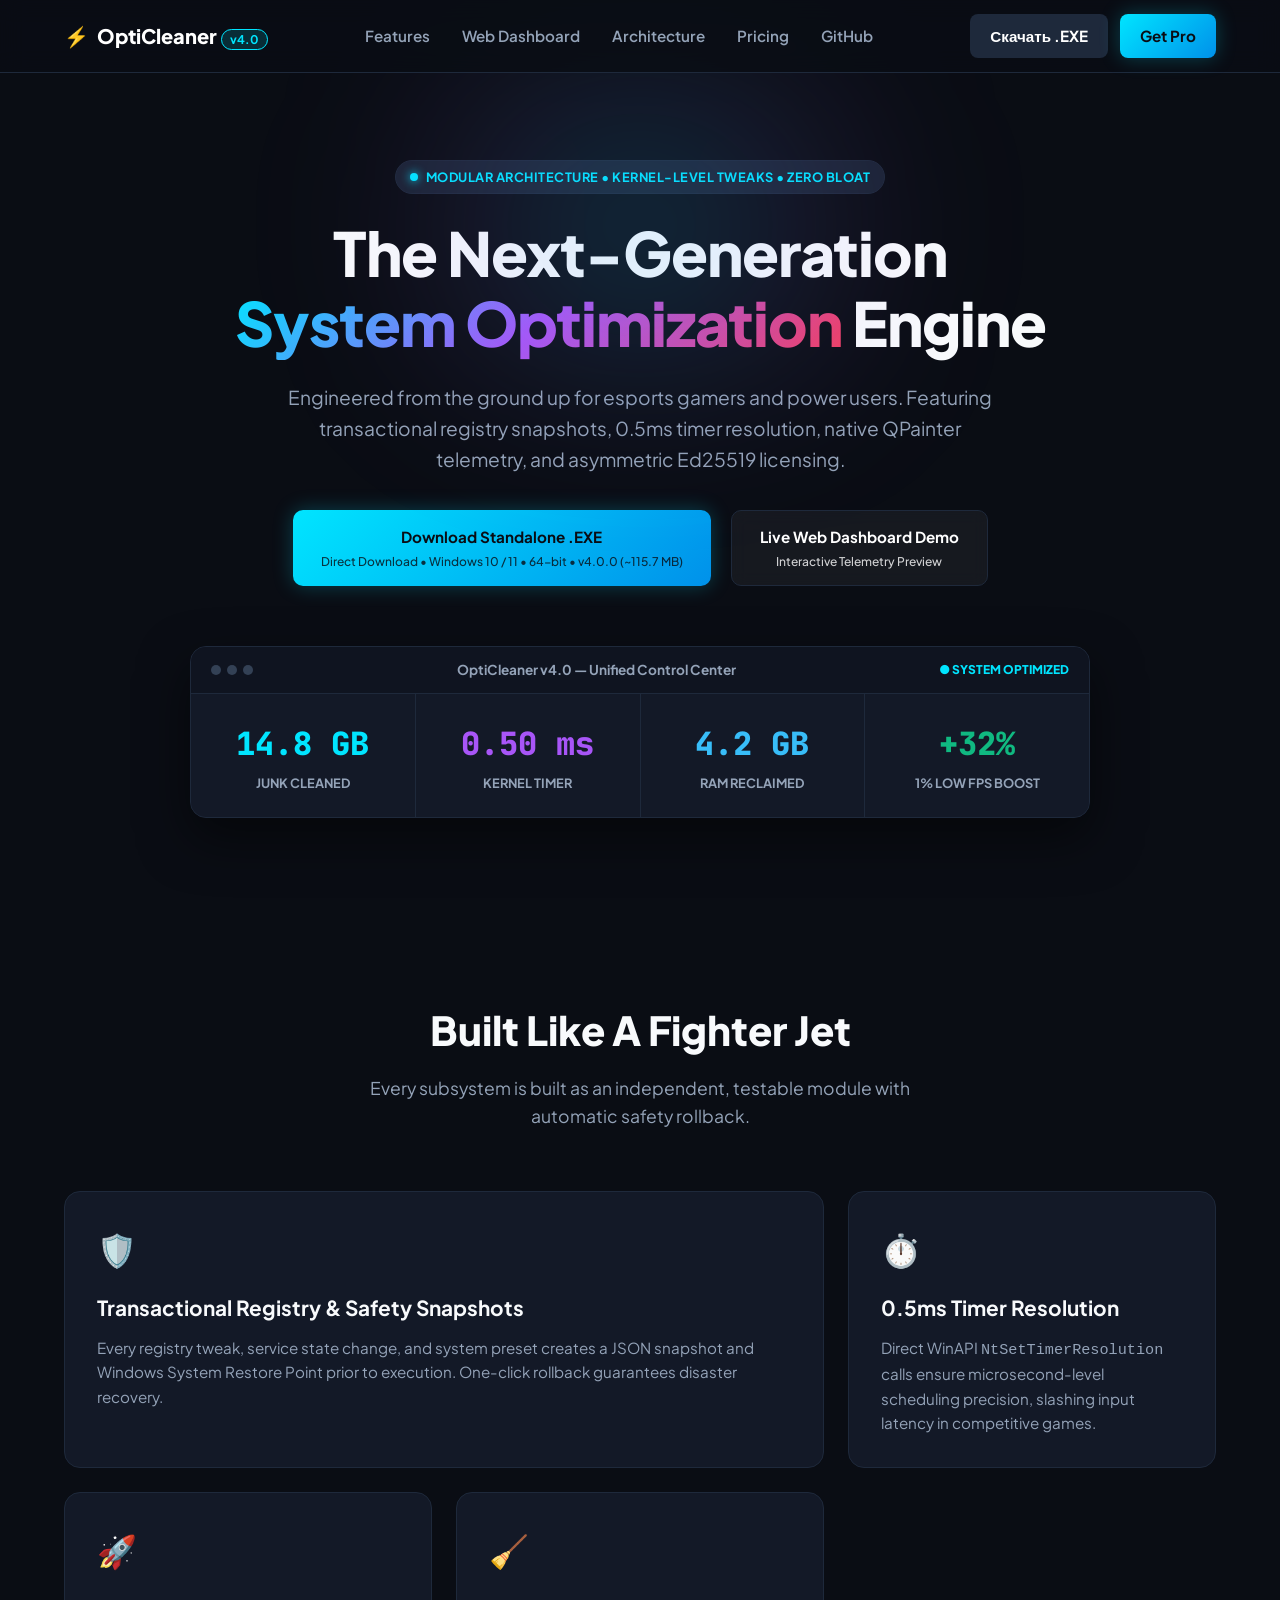
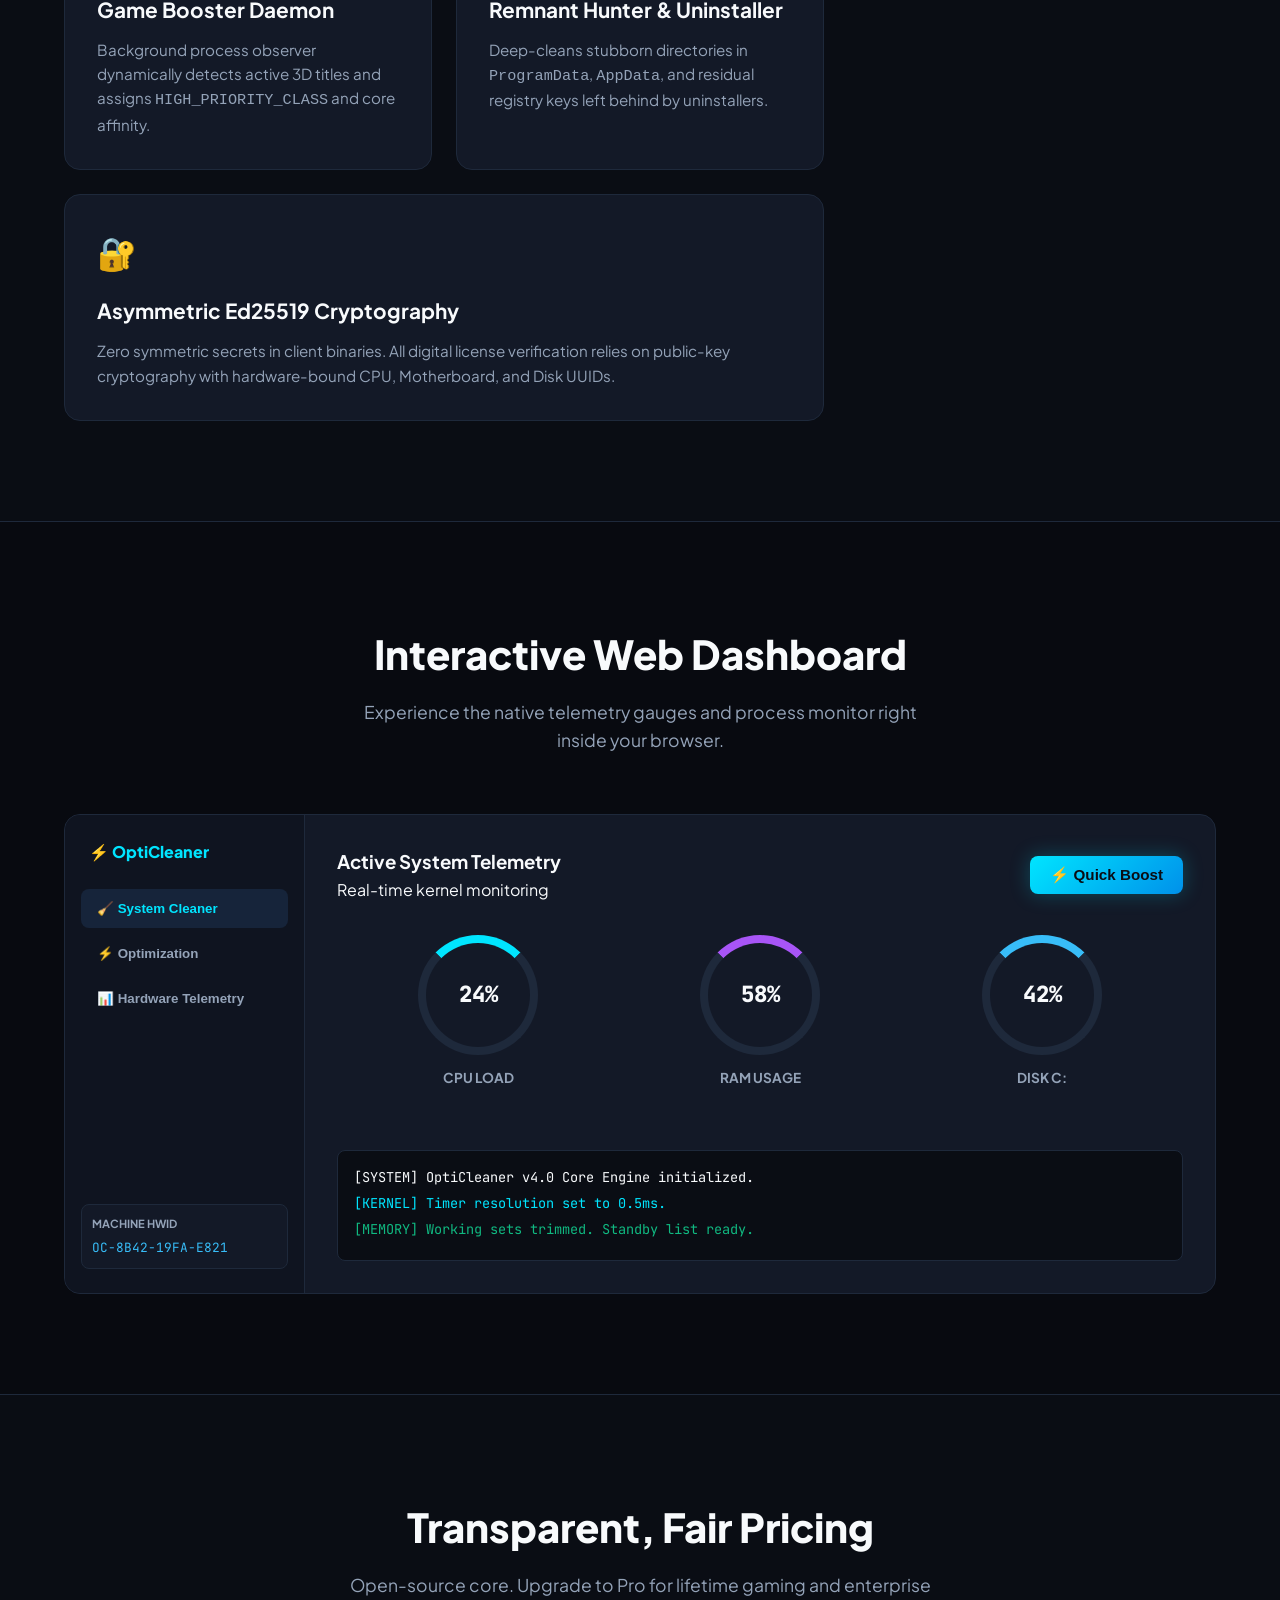
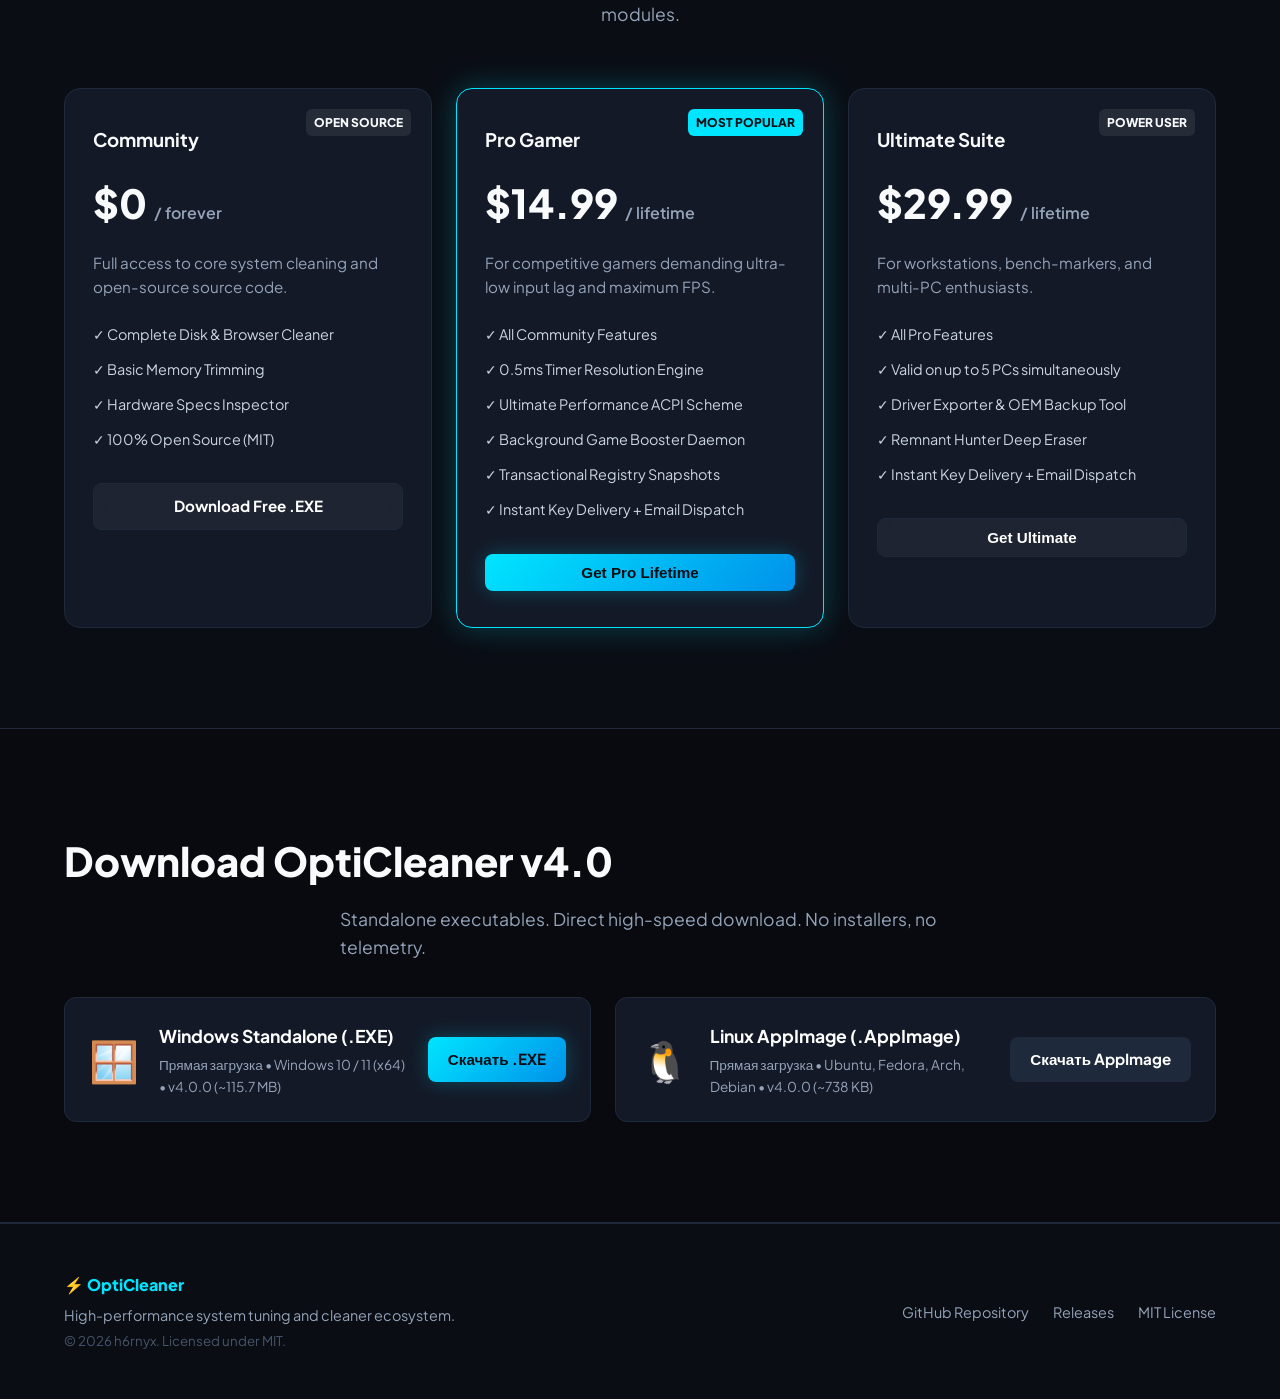
<file: website/index.html>
<!DOCTYPE html>
<html lang="en">
<head>
    <meta charset="UTF-8">
    <meta name="viewport" content="width=device-width, initial-scale=1.0">
    <title>OptiCleaner v4.0 — High-Performance System Suite & Tweaker</title>
    <link rel="stylesheet" href="styles.css">
    <link rel="preconnect" href="https://fonts.googleapis.com">
    <link rel="preconnect" href="https://fonts.gstatic.com" crossorigin>
    <link href="https://fonts.googleapis.com/css2?family=JetBrains+Mono:wght@400;700&family=Plus+Jakarta+Sans:wght@400;600;700;800;900&display=swap" rel="stylesheet">
</head>
<body>
    <!-- Navbar -->
    <header class="navbar">
        <div class="nav-container">
            <a href="#" class="nav-logo">
                <span class="logo-icon">⚡</span>
                <span class="logo-text">OptiCleaner <span class="badge-v">v4.0</span></span>
            </a>
            <nav class="nav-links">
                <a href="#features">Features</a>
                <a href="#dashboard">Web Dashboard</a>
                <a href="#architecture">Architecture</a>
                <a href="#pricing">Pricing</a>
                <a href="https://github.com/h6rnyxxx/OptiCleaner" target="_blank" class="nav-github">GitHub</a>
            </nav>
            <div class="nav-actions">
                <a href="https://github.com/h6rnyxxx/OptiCleaner/releases/download/v4.0.0/OptiCleaner-v4.0.0-Windows.exe" download="OptiCleaner-v4.0.0-Windows.exe" class="btn btn-secondary" onclick="downloadFile('windows', event)">Скачать .EXE</a>
                <a href="#pricing" class="btn btn-primary">Get Pro</a>
            </div>
        </div>
    </header>

    <!-- Hero Section -->
    <section class="hero">
        <div class="hero-bg-glow"></div>
        <div class="container hero-content">
            <div class="hero-tag">
                <span class="tag-dot"></span>
                MODULAR ARCHITECTURE • KERNEL-LEVEL TWEAKS • ZERO BLOAT
            </div>
            <h1 class="hero-title">
                The Next-Generation <br>
                <span class="gradient-text">System Optimization</span> Engine
            </h1>
            <p class="hero-subtitle">
                Engineered from the ground up for esports gamers and power users. Featuring transactional registry snapshots, 0.5ms timer resolution, native QPainter telemetry, and asymmetric Ed25519 licensing.
            </p>
            <div class="hero-cta-group">
                <a href="https://github.com/h6rnyxxx/OptiCleaner/releases/download/v4.0.0/OptiCleaner-v4.0.0-Windows.exe" download="OptiCleaner-v4.0.0-Windows.exe" class="btn btn-primary btn-lg" onclick="downloadFile('windows', event)">
                    <span>Download Standalone .EXE</span>
                    <small>Direct Download • Windows 10 / 11 • 64-bit • v4.0.0 (~115.7 MB)</small>
                </a>
                <a href="#dashboard" class="btn btn-glass btn-lg">
                    <span>Live Web Dashboard Demo</span>
                    <small>Interactive Telemetry Preview</small>
                </a>
            </div>

            <!-- Hero Mockup Display -->
            <div class="hero-preview-card">
                <div class="preview-header">
                    <div class="preview-dots">
                        <span></span><span></span><span></span>
                    </div>
                    <div class="preview-title">OptiCleaner v4.0 — Unified Control Center</div>
                    <div class="preview-status">● SYSTEM OPTIMIZED</div>
                </div>
                <div class="preview-grid">
                    <div class="metric-card">
                        <div class="metric-num text-cyan" id="hero-cleaned">14.8 GB</div>
                        <div class="metric-label">Junk Cleaned</div>
                    </div>
                    <div class="metric-card">
                        <div class="metric-num text-purple" id="hero-latency">0.50 ms</div>
                        <div class="metric-label">Kernel Timer</div>
                    </div>
                    <div class="metric-card">
                        <div class="metric-num text-blue" id="hero-ram">4.2 GB</div>
                        <div class="metric-label">RAM Reclaimed</div>
                    </div>
                    <div class="metric-card">
                        <div class="metric-num text-green" id="hero-fps">+32%</div>
                        <div class="metric-label">1% Low FPS Boost</div>
                    </div>
                </div>
            </div>
        </div>
    </section>

    <!-- Bento Features Section -->
    <section id="features" class="section">
        <div class="container">
            <div class="section-header">
                <h2 class="section-title">Built Like A Fighter Jet</h2>
                <p class="section-desc">Every subsystem is built as an independent, testable module with automatic safety rollback.</p>
            </div>
            <div class="bento-grid">
                <div class="bento-card bento-wide">
                    <div class="bento-icon">🛡️</div>
                    <h3>Transactional Registry & Safety Snapshots</h3>
                    <p>Every registry tweak, service state change, and system preset creates a JSON snapshot and Windows System Restore Point prior to execution. One-click rollback guarantees disaster recovery.</p>
                </div>
                <div class="bento-card">
                    <div class="bento-icon">⏱️</div>
                    <h3>0.5ms Timer Resolution</h3>
                    <p>Direct WinAPI <code>NtSetTimerResolution</code> calls ensure microsecond-level scheduling precision, slashing input latency in competitive games.</p>
                </div>
                <div class="bento-card">
                    <div class="bento-icon">🚀</div>
                    <h3>Game Booster Daemon</h3>
                    <p>Background process observer dynamically detects active 3D titles and assigns <code>HIGH_PRIORITY_CLASS</code> and core affinity.</p>
                </div>
                <div class="bento-card">
                    <div class="bento-icon">🧹</div>
                    <h3>Remnant Hunter & Uninstaller</h3>
                    <p>Deep-cleans stubborn directories in <code>ProgramData</code>, <code>AppData</code>, and residual registry keys left behind by uninstallers.</p>
                </div>
                <div class="bento-card bento-wide">
                    <div class="bento-icon">🔐</div>
                    <h3>Asymmetric Ed25519 Cryptography</h3>
                    <p>Zero symmetric secrets in client binaries. All digital license verification relies on public-key cryptography with hardware-bound CPU, Motherboard, and Disk UUIDs.</p>
                </div>
            </div>
        </div>
    </section>

    <!-- Interactive Live Web Dashboard -->
    <section id="dashboard" class="section section-dark">
        <div class="container">
            <div class="section-header">
                <h2 class="section-title">Interactive Web Dashboard</h2>
                <p class="section-desc">Experience the native telemetry gauges and process monitor right inside your browser.</p>
            </div>
            <div class="dashboard-window">
                <div class="dash-sidebar">
                    <div class="dash-brand">⚡ OptiCleaner</div>
                    <button class="dash-nav-item active" onclick="switchDashTab(0)">🧹 System Cleaner</button>
                    <button class="dash-nav-item" onclick="switchDashTab(1)">⚡ Optimization</button>
                    <button class="dash-nav-item" onclick="switchDashTab(2)">📊 Hardware Telemetry</button>
                    <div class="dash-hwid-box">
                        <small>MACHINE HWID</small>
                        <code>OC-8B42-19FA-E821</code>
                    </div>
                </div>
                <div class="dash-content">
                    <div class="dash-header">
                        <div>
                            <h3>Active System Telemetry</h3>
                            <p class="text-muted">Real-time kernel monitoring</p>
                        </div>
                        <button class="btn btn-primary" onclick="simulateOptimize()">⚡ Quick Boost</button>
                    </div>
                    <div class="dash-gauges">
                        <div class="gauge-box">
                            <div class="gauge-circle" id="gauge-cpu" style="--val: 24">
                                <span id="gauge-cpu-val">24%</span>
                            </div>
                            <h4>CPU LOAD</h4>
                        </div>
                        <div class="gauge-box">
                            <div class="gauge-circle gauge-purple" id="gauge-ram" style="--val: 58">
                                <span id="gauge-ram-val">58%</span>
                            </div>
                            <h4>RAM USAGE</h4>
                        </div>
                        <div class="gauge-box">
                            <div class="gauge-circle gauge-blue" id="gauge-disk" style="--val: 42">
                                <span id="gauge-disk-val">42%</span>
                            </div>
                            <h4>DISK C:</h4>
                        </div>
                    </div>
                    <div class="dash-terminal" id="dash-log">
                        <div class="log-line">[SYSTEM] OptiCleaner v4.0 Core Engine initialized.</div>
                        <div class="log-line text-cyan">[KERNEL] Timer resolution set to 0.5ms.</div>
                        <div class="log-line text-green">[MEMORY] Working sets trimmed. Standby list ready.</div>
                    </div>
                </div>
            </div>
        </div>
    </section>

    <!-- Pricing Section -->
    <section id="pricing" class="section">
        <div class="container">
            <div class="section-header">
                <h2 class="section-title">Transparent, Fair Pricing</h2>
                <p class="section-desc">Open-source core. Upgrade to Pro for lifetime gaming and enterprise modules.</p>
            </div>
            <div class="pricing-grid">
                <!-- Free Tier -->
                <div class="pricing-card">
                    <div class="pricing-badge">OPEN SOURCE</div>
                    <h3>Community</h3>
                    <div class="pricing-price">$0 <span>/ forever</span></div>
                    <p class="pricing-desc">Full access to core system cleaning and open-source source code.</p>
                    <ul class="pricing-features">
                        <li>✓ Complete Disk & Browser Cleaner</li>
                        <li>✓ Basic Memory Trimming</li>
                        <li>✓ Hardware Specs Inspector</li>
                        <li>✓ 100% Open Source (MIT)</li>
                    </ul>
                    <a href="https://github.com/h6rnyxxx/OptiCleaner/releases/download/v4.0.0/OptiCleaner-v4.0.0-Windows.exe" download="OptiCleaner-v4.0.0-Windows.exe" class="btn btn-glass btn-block" onclick="downloadFile('windows', event)">Download Free .EXE</a>
                </div>

                <!-- Pro Tier -->
                <div class="pricing-card pricing-featured">
                    <div class="pricing-badge">MOST POPULAR</div>
                    <h3>Pro Gamer</h3>
                    <div class="pricing-price">$14.99 <span>/ lifetime</span></div>
                    <p class="pricing-desc">For competitive gamers demanding ultra-low input lag and maximum FPS.</p>
                    <ul class="pricing-features">
                        <li>✓ All Community Features</li>
                        <li>✓ 0.5ms Timer Resolution Engine</li>
                        <li>✓ Ultimate Performance ACPI Scheme</li>
                        <li>✓ Background Game Booster Daemon</li>
                        <li>✓ Transactional Registry Snapshots</li>
                        <li>✓ Instant Key Delivery + Email Dispatch</li>
                    </ul>
                    <button class="btn btn-primary btn-block" onclick="openCheckout('Pro Gamer', '$14.99')">Get Pro Lifetime</button>
                </div>

                <!-- Ultimate Tier -->
                <div class="pricing-card">
                    <div class="pricing-badge">POWER USER</div>
                    <h3>Ultimate Suite</h3>
                    <div class="pricing-price">$29.99 <span>/ lifetime</span></div>
                    <p class="pricing-desc">For workstations, bench-markers, and multi-PC enthusiasts.</p>
                    <ul class="pricing-features">
                        <li>✓ All Pro Features</li>
                        <li>✓ Valid on up to 5 PCs simultaneously</li>
                        <li>✓ Driver Exporter & OEM Backup Tool</li>
                        <li>✓ Remnant Hunter Deep Eraser</li>
                        <li>✓ Instant Key Delivery + Email Dispatch</li>
                    </ul>
                    <button class="btn btn-glass btn-block" onclick="openCheckout('Ultimate Suite', '$29.99')">Get Ultimate</button>
                </div>
            </div>
        </div>
    </section>

    <!-- Download Section -->
    <section id="download" class="section section-dark">
        <div class="container text-center">
            <h2 class="section-title">Download OptiCleaner v4.0</h2>
            <p class="section-desc">Standalone executables. Direct high-speed download. No installers, no telemetry.</p>
            <div class="download-cards">
                <a href="https://github.com/h6rnyxxx/OptiCleaner/releases/download/v4.0.0/OptiCleaner-v4.0.0-Windows.exe" download="OptiCleaner-v4.0.0-Windows.exe" class="dl-card" onclick="downloadFile('windows', event)">
                    <div class="dl-icon">🪟</div>
                    <div class="dl-info">
                        <h4>Windows Standalone (.EXE)</h4>
                        <p>Прямая загрузка • Windows 10 / 11 (x64) • v4.0.0 (~115.7 MB)</p>
                    </div>
                    <span class="btn btn-primary">Скачать .EXE</span>
                </a>
                <a href="https://github.com/h6rnyxxx/OptiCleaner/releases/download/v4.0.0/OptiCleaner-v4.0.0-Linux.AppImage" download="OptiCleaner-v4.0.0-Linux.AppImage" class="dl-card" onclick="downloadFile('linux', event)">
                    <div class="dl-icon">🐧</div>
                    <div class="dl-info">
                        <h4>Linux AppImage (.AppImage)</h4>
                        <p>Прямая загрузка • Ubuntu, Fedora, Arch, Debian • v4.0.0 (~738 KB)</p>
                    </div>
                    <span class="btn btn-secondary">Скачать AppImage</span>
                </a>
            </div>
        </div>
    </section>

    <!-- Payment & License Modal -->
    <div class="modal-backdrop" id="checkoutModal">
        <div class="modal-card">
            <button class="modal-close" onclick="closeCheckout()">&times;</button>
            <div class="modal-header">
                <h3 id="modalPlanTitle">Pro Gamer License</h3>
                <div class="modal-price" id="modalPlanPrice">$14.99</div>
            </div>
            <div class="payment-tabs">
                <button class="pay-tab active" onclick="switchPayMethod('card')">💳 Банковская карта (Stripe)</button>
                <button class="pay-tab" onclick="switchPayMethod('crypto')">🪙 Криптовалюта (USDT / TON)</button>
            </div>
            <div class="payment-body" id="payForm">
                <div class="form-group">
                    <label>Ваш аппаратный HWID (скопируйте из приложения OptiCleaner)</label>
                    <input type="text" id="payHwid" placeholder="OC-XXXX-XXXX-XXXX-XXXX" value="OC-8B42-19FA-E821">
                </div>
                <div class="form-group">
                    <label>Ваш Email для получения лицензии</label>
                    <input type="email" id="payEmail" placeholder="user@gmail.com" value="user@gmail.com">
                </div>
                <button class="btn btn-primary btn-block" id="btnCheckoutSubmit" onclick="processPaymentAndSendEmail()">Оформить лицензию и отправить на почту</button>
                <div class="payment-security-note">🔒 Мгновенная генерация Ed25519 ключа • Отправка на Email • Авто-скачивание .lic</div>
            </div>
            <div class="payment-success" id="paySuccess" style="display:none;">
                <div class="success-icon">✓</div>
                <h4>Лицензия успешно оформлена!</h4>
                
                <div class="email-status-box" id="emailStatusBox">
                    <span id="emailStatusText">📨 Лицензионный ключ отправлен на почту и готов к использованию!</span>
                </div>

                <p style="font-size:0.85rem; color:#94A3B8; margin-top:12px;">Ваш цифровой токен активации (привязан к вашему HWID):</p>
                <textarea class="token-box" id="tokenResult" readonly></textarea>
                
                <div class="modal-btn-stack">
                    <button class="btn btn-primary btn-block" onclick="downloadLicenseFile()">📥 Скачать файл лицензии (.lic)</button>
                    <button class="btn btn-secondary btn-block" onclick="copyToken()">📋 Скопировать ключ в буфер</button>
                    <a href="https://github.com/h6rnyxxx/OptiCleaner/releases/download/v4.0.0/OptiCleaner-v4.0.0-Windows.exe" download="OptiCleaner-v4.0.0-Windows.exe" class="btn btn-glass btn-block" onclick="downloadFile('windows', event)">💾 Скачать OptiCleaner-v4.0.0-Windows.exe</a>
                    <button class="btn btn-glass btn-block" onclick="openMailClientFallback()">✉️ Открыть письмо в почтовой программе</button>
                </div>
            </div>
        </div>
    </div>

    <!-- Footer -->
    <footer class="footer">
        <div class="container footer-content">
            <div class="footer-left">
                <div class="footer-logo">⚡ OptiCleaner</div>
                <p>High-performance system tuning and cleaner ecosystem.</p>
                <small>© 2026 h6rnyx. Licensed under MIT.</small>
            </div>
            <div class="footer-links">
                <a href="https://github.com/h6rnyxxx/OptiCleaner" target="_blank">GitHub Repository</a>
                <a href="https://github.com/h6rnyxxx/OptiCleaner/releases" target="_blank">Releases</a>
                <a href="https://github.com/h6rnyxxx/OptiCleaner/blob/main/LICENSE" target="_blank">MIT License</a>
            </div>
        </div>
    </footer>

    <script src="app.js"></script>
</body>
</html>
</file>
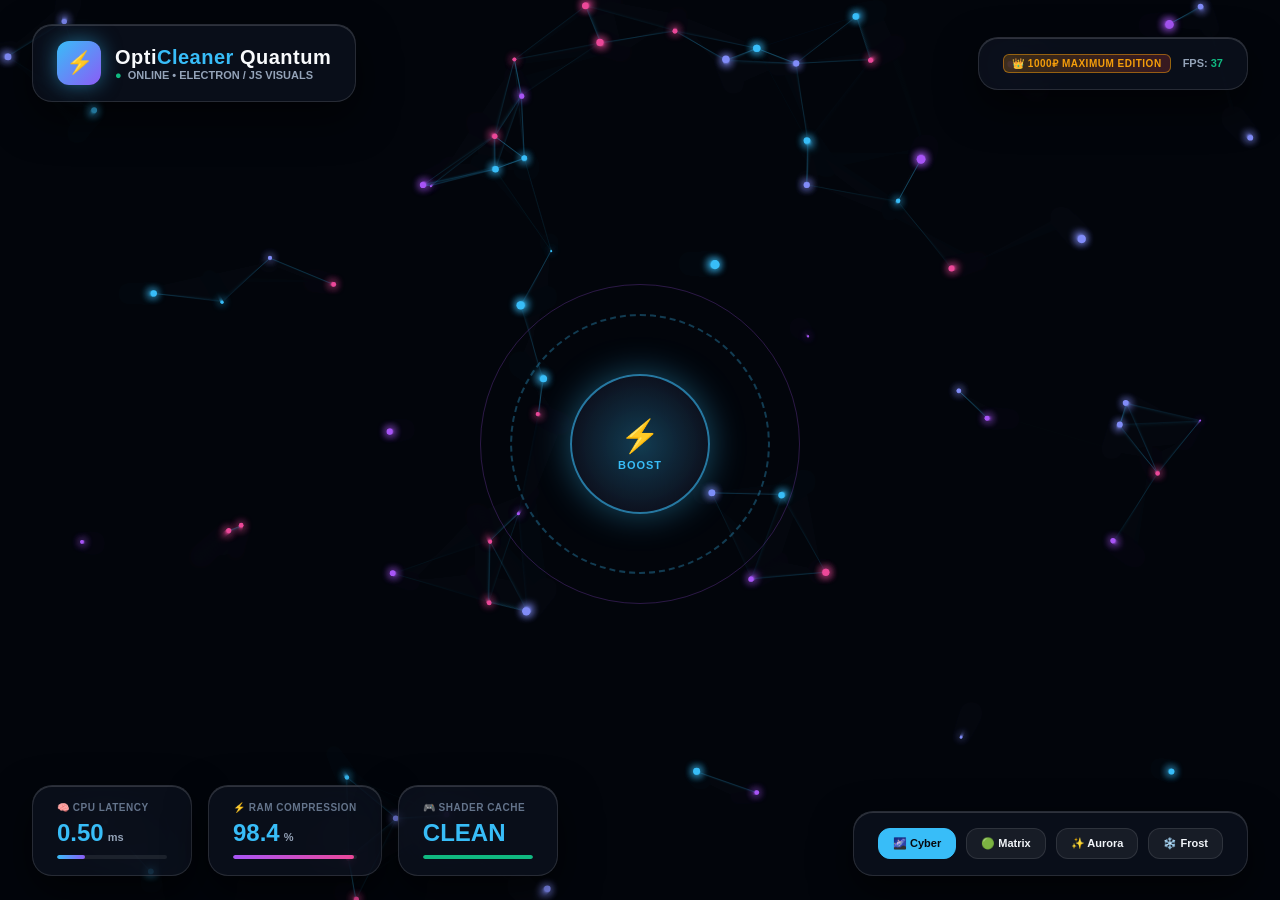
<file: images/cyber_visuals.html>
<!DOCTYPE html>
<html lang="ru">
<head>
<meta charset="UTF-8">
<meta name="viewport" content="width=device-width, initial-scale=1.0">
<title>OptiCleaner Quantum HUD • Cyber Visuals Edition</title>
<style>
  * {
    margin: 0;
    padding: 0;
    box-sizing: border-box;
    user-select: none;
  }
  body {
    background: #06080f;
    color: #f8fafc;
    font-family: -apple-system, BlinkMacSystemFont, "Segoe UI", Roboto, "Helvetica Neue", sans-serif;
    overflow: hidden;
    width: 100vw;
    height: 100vh;
  }
  #canvas {
    position: absolute;
    top: 0;
    left: 0;
    width: 100%;
    height: 100%;
    z-index: 1;
  }
  .hud-overlay {
    position: absolute;
    top: 0;
    left: 0;
    width: 100%;
    height: 100%;
    z-index: 2;
    pointer-events: none;
    display: flex;
    flex-direction: column;
    justify-content: space-between;
    padding: 24px 32px;
  }
  .hud-header {
    display: flex;
    justify-content: space-between;
    align-items: center;
  }
  .glass-card {
    background: rgba(14, 20, 34, 0.65);
    backdrop-filter: blur(24px);
    -webkit-backdrop-filter: blur(24px);
    border: 1px solid rgba(255, 255, 255, 0.12);
    border-radius: 20px;
    padding: 16px 24px;
    box-shadow: 0 16px 40px rgba(0, 0, 0, 0.6), inset 0 1px 0 rgba(255, 255, 255, 0.15);
    pointer-events: auto;
    transition: all 0.3s cubic-bezier(0.16, 1, 0.3, 1);
  }
  .glass-card:hover {
    border-color: rgba(56, 189, 248, 0.5);
    transform: translateY(-2px);
    box-shadow: 0 20px 50px rgba(56, 189, 248, 0.15), inset 0 1px 0 rgba(255, 255, 255, 0.25);
  }
  .brand {
    display: flex;
    align-items: center;
    gap: 14px;
  }
  .brand-logo {
    width: 44px;
    height: 44px;
    border-radius: 12px;
    background: linear-gradient(135deg, #38bdf8, #8b5cf6);
    display: flex;
    align-items: center;
    justify-content: center;
    font-size: 22px;
    box-shadow: 0 0 20px rgba(56, 189, 248, 0.5);
  }
  .brand-title {
    font-size: 20px;
    font-weight: 900;
    letter-spacing: 0.5px;
  }
  .brand-title span {
    color: #38bdf8;
  }
  .brand-sub {
    font-size: 11px;
    font-weight: 700;
    color: #94a3b8;
    display: flex;
    align-items: center;
    gap: 6px;
  }
  .badge-pro {
    background: linear-gradient(90deg, rgba(245, 158, 11, 0.2), rgba(239, 68, 68, 0.2));
    border: 1px solid rgba(245, 158, 11, 0.5);
    color: #f59e0b;
    font-size: 10px;
    font-weight: 900;
    padding: 3px 8px;
    border-radius: 6px;
    letter-spacing: 0.5px;
  }
  .hud-center {
    display: flex;
    justify-content: center;
    align-items: center;
    position: relative;
    pointer-events: none;
  }
  .quantum-ring {
    width: 260px;
    height: 260px;
    border-radius: 50%;
    border: 2px dashed rgba(56, 189, 248, 0.3);
    position: absolute;
    animation: rotateRing 20s linear infinite;
  }
  .quantum-ring-2 {
    width: 320px;
    height: 320px;
    border-radius: 50%;
    border: 1px solid rgba(168, 85, 247, 0.25);
    position: absolute;
    animation: rotateRingRev 15s linear infinite;
  }
  @keyframes rotateRing {
    0% { transform: rotate(0deg); }
    100% { transform: rotate(360deg); }
  }
  @keyframes rotateRingRev {
    0% { transform: rotate(360deg); }
    100% { transform: rotate(0deg); }
  }
  .core-btn {
    pointer-events: auto;
    width: 140px;
    height: 140px;
    border-radius: 50%;
    background: radial-gradient(circle, rgba(56, 189, 248, 0.3) 0%, rgba(14, 20, 34, 0.9) 70%);
    border: 2px solid rgba(56, 189, 248, 0.6);
    display: flex;
    flex-direction: column;
    align-items: center;
    justify-content: center;
    cursor: pointer;
    box-shadow: 0 0 35px rgba(56, 189, 248, 0.4);
    transition: all 0.3s ease;
  }
  .core-btn:hover {
    transform: scale(1.08);
    box-shadow: 0 0 60px rgba(56, 189, 248, 0.7);
    border-color: #38bdf8;
  }
  .core-btn:active {
    transform: scale(0.95);
  }
  .core-btn span:first-child {
    font-size: 32px;
  }
  .core-btn span:last-child {
    font-size: 11px;
    font-weight: 900;
    color: #38bdf8;
    letter-spacing: 1px;
    margin-top: 4px;
  }
  .hud-bottom {
    display: flex;
    justify-content: space-between;
    align-items: flex-end;
    gap: 20px;
  }
  .telemetry-row {
    display: flex;
    gap: 16px;
  }
  .metric-card {
    min-width: 160px;
  }
  .metric-label {
    font-size: 10px;
    font-weight: 800;
    color: #64748b;
    letter-spacing: 0.5px;
    margin-bottom: 6px;
  }
  .metric-value {
    font-size: 24px;
    font-weight: 900;
    color: #38bdf8;
    display: flex;
    align-items: baseline;
    gap: 4px;
  }
  .metric-unit {
    font-size: 11px;
    font-weight: 700;
    color: #94a3b8;
  }
  .metric-bar {
    width: 100%;
    height: 4px;
    background: rgba(255, 255, 255, 0.08);
    border-radius: 2px;
    margin-top: 8px;
    overflow: hidden;
  }
  .metric-fill {
    height: 100%;
    background: linear-gradient(90deg, #38bdf8, #8b5cf6);
    width: 45%;
    border-radius: 2px;
    transition: width 0.5s ease;
  }
  .controls-card {
    display: flex;
    gap: 10px;
  }
  .pill-btn {
    background: rgba(255, 255, 255, 0.06);
    border: 1px solid rgba(255, 255, 255, 0.1);
    color: #f1f5f9;
    font-size: 11px;
    font-weight: 700;
    padding: 8px 14px;
    border-radius: 12px;
    cursor: pointer;
    transition: all 0.2s ease;
  }
  .pill-btn:hover {
    background: rgba(56, 189, 248, 0.2);
    border-color: #38bdf8;
    color: #38bdf8;
  }
  .pill-btn.active {
    background: #38bdf8;
    color: #06080f;
    border-color: #38bdf8;
  }
</style>
</head>
<body>
<canvas id="canvas"></canvas>

<div class="hud-overlay">
  <!-- Header -->
  <div class="hud-header">
    <div class="glass-card brand">
      <div class="brand-logo">⚡</div>
      <div>
        <div class="brand-title">Opti<span>Cleaner</span> Quantum</div>
        <div class="brand-sub">
          <span style="color:#10b981;">●</span> ONLINE • ELECTRON / JS VISUALS
        </div>
      </div>
    </div>

    <div class="glass-card" style="display:flex; align-items:center; gap:12px;">
      <span class="badge-pro">👑 1000₽ MAXIMUM EDITION</span>
      <span style="font-size:11px; color:#94a3b8; font-weight:700;">FPS: <span id="fps" style="color:#10b981;">60</span></span>
    </div>
  </div>

  <!-- Center Quantum Core -->
  <div class="hud-center">
    <div class="quantum-ring"></div>
    <div class="quantum-ring-2"></div>
    <div class="core-btn" id="boostBtn" onclick="triggerBoost()">
      <span>⚡</span>
      <span id="boostText">BOOST</span>
    </div>
  </div>

  <!-- Bottom Telemetry -->
  <div class="hud-bottom">
    <div class="telemetry-row">
      <div class="glass-card metric-card">
        <div class="metric-label">🧠 CPU LATENCY</div>
        <div class="metric-value"><span id="cpuVal">0.50</span> <span class="metric-unit">ms</span></div>
        <div class="metric-bar"><div class="metric-fill" id="cpuBar" style="width: 25%;"></div></div>
      </div>
      <div class="glass-card metric-card">
        <div class="metric-label">⚡ RAM COMPRESSION</div>
        <div class="metric-value"><span id="ramVal">98.4</span> <span class="metric-unit">%</span></div>
        <div class="metric-bar"><div class="metric-fill" id="ramBar" style="width: 98%; background: linear-gradient(90deg, #a855f7, #ec4899);"></div></div>
      </div>
      <div class="glass-card metric-card">
        <div class="metric-label">🎮 SHADER CACHE</div>
        <div class="metric-value"><span id="shaderVal">CLEAN</span></div>
        <div class="metric-bar"><div class="metric-fill" id="shaderBar" style="width: 100%; background: #10b981;"></div></div>
      </div>
    </div>

    <div class="glass-card controls-card">
      <button class="pill-btn active" onclick="setMode('cyber')">🌌 Cyber</button>
      <button class="pill-btn" onclick="setMode('matrix')">🟢 Matrix</button>
      <button class="pill-btn" onclick="setMode('aurora')">✨ Aurora</button>
      <button class="pill-btn" onclick="setMode('frost')">❄️ Frost</button>
    </div>
  </div>
</div>

<script>
  // Web Audio Synthesizer for high-tech chimes
  const AudioCtx = window.AudioContext || window.webkitAudioContext;
  let audioCtx = null;
  function playBeep(freq = 880, dur = 0.1, type = 'sine') {
    try {
      if (!audioCtx) audioCtx = new AudioCtx();
      const osc = audioCtx.createOscillator();
      const gain = audioCtx.createGain();
      osc.type = type;
      osc.frequency.setValueAtTime(freq, audioCtx.currentTime);
      gain.gain.setValueAtTime(0.08, audioCtx.currentTime);
      gain.gain.exponentialRampToValueAtTime(0.001, audioCtx.currentTime + dur);
      osc.connect(gain);
      gain.connect(audioCtx.destination);
      osc.start();
      osc.stop(audioCtx.currentTime + dur);
    } catch(e) {}
  }

  // Canvas & Particles
  const canvas = document.getElementById('canvas');
  const ctx = canvas.getContext('2d');
  let width, height;
  function resize() {
    width = canvas.width = window.innerWidth;
    height = canvas.height = window.innerHeight;
  }
  window.addEventListener('resize', resize);
  resize();

  let mode = 'cyber';
  const themeColors = {
    cyber: ['#38bdf8', '#818cf8', '#a855f7', '#ec4899'],
    matrix: ['#10b981', '#34d399', '#059669', '#6ee7b7'],
    aurora: ['#2dd4bf', '#06b6d4', '#14b8a6', '#5eead4'],
    frost: ['#60a5fa', '#93c5fd', '#38bdf8', '#e2e8f0']
  };

  const particles = [];
  const NUM_PARTICLES = 70;
  for (let i = 0; i < NUM_PARTICLES; i++) {
    particles.push({
      x: Math.random() * width,
      y: Math.random() * height,
      vx: (Math.random() - 0.5) * 1.5,
      vy: (Math.random() - 0.5) * 1.5,
      radius: Math.random() * 2.5 + 1.5,
      pulse: Math.random() * Math.PI * 2
    });
  }

  let mouse = { x: width / 2, y: height / 2, down: false };
  window.addEventListener('mousemove', (e) => {
    mouse.x = e.clientX;
    mouse.y = e.clientY;
  });

  let ripples = [];
  window.addEventListener('click', (e) => {
    ripples.push({ x: e.clientX, y: e.clientY, r: 0, maxR: 180, alpha: 0.8 });
    playBeep(1200, 0.08);
  });

  function setMode(newMode) {
    mode = newMode;
    document.querySelectorAll('.pill-btn').forEach(btn => {
      btn.classList.remove('active');
      if (btn.getAttribute('onclick') && btn.getAttribute('onclick').includes(newMode)) {
        btn.classList.add('active');
      }
    });
    playBeep(980, 0.06);
  }
  window.setMode = setMode;

  window.updateTelemetry = function(cpu, ram) {
    if (cpu !== undefined) {
      const el = document.getElementById('cpuVal');
      if (el) el.innerText = parseFloat(cpu).toFixed(1);
      const b = document.getElementById('cpuBar');
      if (b) b.style.width = Math.min(100, Math.max(5, parseFloat(cpu))) + '%';
    }
    if (ram !== undefined) {
      const el = document.getElementById('ramVal');
      if (el) el.innerText = parseFloat(ram).toFixed(1);
      const b = document.getElementById('ramBar');
      if (b) b.style.width = Math.min(100, Math.max(5, parseFloat(ram))) + '%';
    }
  };

  window.triggerShockwave = function(x, y) {
    const rx = (x !== undefined) ? x : width / 2;
    const ry = (y !== undefined) ? y : height / 2;
    ripples.push({ x: rx, y: ry, r: 0, maxR: 400, alpha: 0.95 });
    playBeep(1174, 0.12);
  };

  function triggerBoost() {
    playBeep(523, 0.1);
    setTimeout(() => playBeep(659, 0.1), 100);
    setTimeout(() => playBeep(784, 0.15), 200);
    setTimeout(() => playBeep(1046, 0.25), 300);

    const btn = document.getElementById('boostBtn');
    const txt = document.getElementById('boostText');
    txt.innerText = 'OPTIMIZING';
    btn.style.transform = 'scale(1.2)';
    btn.style.borderColor = '#10b981';

    // Spawn massive shockwave
    ripples.push({ x: width / 2, y: height / 2, r: 0, maxR: 500, alpha: 1.0 });

    setTimeout(() => {
      txt.innerText = 'MAX 0.5ms';
      btn.style.transform = 'scale(1.0)';
      btn.style.borderColor = '#38bdf8';
      document.getElementById('ramVal').innerText = '100.0';
    }, 1200);
  }

  // Animation Loop
  let lastTime = performance.now();
  let frameCount = 0;
  let fps = 60;

  function render(time) {
    frameCount++;
    if (time - lastTime >= 1000) {
      fps = frameCount;
      document.getElementById('fps').innerText = fps;
      frameCount = 0;
      lastTime = time;
    }

    ctx.fillStyle = 'rgba(6, 8, 15, 0.32)';
    ctx.fillRect(0, 0, width, height);

    const colors = themeColors[mode] || themeColors.cyber;

    // Draw ripples
    for (let i = ripples.length - 1; i >= 0; i--) {
      const rip = ripples[i];
      rip.r += 6;
      rip.alpha *= 0.94;
      ctx.beginPath();
      ctx.arc(rip.x, rip.y, rip.r, 0, Math.PI * 2);
      ctx.strokeStyle = `rgba(56, 189, 248, ${rip.alpha})`;
      ctx.lineWidth = 2.5;
      ctx.stroke();
      if (rip.alpha < 0.01) ripples.splice(i, 1);
    }

    // Update & draw particles
    particles.forEach((p, idx) => {
      p.x += p.vx;
      p.y += p.vy;
      p.pulse += 0.05;

      // Mouse repulsion
      const dx = mouse.x - p.x;
      const dy = mouse.y - p.y;
      const dist = Math.hypot(dx, dy);
      if (dist < 120) {
        const force = (120 - dist) / 120;
        p.x -= (dx / dist) * force * 3;
        p.y -= (dy / dist) * force * 3;
      }

      if (p.x < 0 || p.x > width) p.vx *= -1;
      if (p.y < 0 || p.y > height) p.vy *= -1;

      // Connections
      for (let j = idx + 1; j < particles.length; j++) {
        const p2 = particles[j];
        const d = Math.hypot(p.x - p2.x, p.y - p2.y);
        if (d < 110) {
          ctx.beginPath();
          ctx.moveTo(p.x, p.y);
          ctx.lineTo(p2.x, p2.y);
          ctx.strokeStyle = `rgba(56, 189, 248, ${(1 - d / 110) * 0.25})`;
          ctx.lineWidth = 1;
          ctx.stroke();
        }
      }

      // Draw particle dot
      const rad = p.radius + Math.sin(p.pulse) * 0.8;
      ctx.beginPath();
      ctx.arc(p.x, p.y, rad, 0, Math.PI * 2);
      ctx.fillStyle = colors[idx % colors.length];
      ctx.shadowColor = colors[idx % colors.length];
      ctx.shadowBlur = 8;
      ctx.fill();
      ctx.shadowBlur = 0;
    });

    requestAnimationFrame(render);
  }
  requestAnimationFrame(render);
</script>
</body>
</html>
</file>
<file: website/styles.css>
/* OptiCleaner v4.0 - Official Web Ecosystem Stylesheet */

:root {
    --bg-dark: #0A0D14;
    --bg-card: #131927;
    --bg-card-hover: #1A2234;
    --border: #1E293B;
    --cyan: #00E5FF;
    --cyan-glow: rgba(0, 229, 255, 0.25);
    --purple: #A855F7;
    --pink: #F43F5E;
    --text-primary: #F8FAFC;
    --text-muted: #94A3B8;
    --font-main: 'Plus Jakarta Sans', -apple-system, sans-serif;
    --font-mono: 'JetBrains Mono', monospace;
}

* {
    margin: 0;
    padding: 0;
    box-sizing: border-box;
}

body {
    background-color: var(--bg-dark);
    color: var(--text-primary);
    font-family: var(--font-main);
    line-height: 1.6;
    overflow-x: hidden;
}

.container {
    width: 100%;
    max-width: 1200px;
    margin: 0 auto;
    padding: 0 24px;
}

/* Navbar */
.navbar {
    position: fixed;
    top: 0;
    left: 0;
    width: 100%;
    z-index: 100;
    background: rgba(10, 13, 20, 0.85);
    backdrop-filter: blur(12px);
    border-bottom: 1px solid var(--border);
}

.nav-container {
    max-width: 1200px;
    margin: 0 auto;
    display: flex;
    align-items: center;
    justify-content: space-between;
    height: 72px;
    padding: 0 24px;
}

.nav-logo {
    display: flex;
    align-items: center;
    gap: 8px;
    text-decoration: none;
    color: #fff;
    font-weight: 800;
    font-size: 1.25rem;
}

.badge-v {
    font-size: 0.75rem;
    padding: 2px 8px;
    background: rgba(0, 229, 255, 0.15);
    color: var(--cyan);
    border: 1px solid var(--cyan);
    border-radius: 999px;
    font-weight: 700;
}

.nav-links {
    display: flex;
    gap: 32px;
}

.nav-links a {
    color: var(--text-muted);
    text-decoration: none;
    font-size: 0.95rem;
    font-weight: 600;
    transition: color 0.2s;
}

.nav-links a:hover {
    color: var(--cyan);
}

.nav-actions {
    display: flex;
    gap: 12px;
}

/* Buttons */
.btn {
    display: inline-flex;
    align-items: center;
    justify-content: center;
    flex-direction: column;
    padding: 10px 20px;
    border-radius: 8px;
    font-weight: 700;
    font-size: 0.95rem;
    text-decoration: none;
    cursor: pointer;
    border: none;
    transition: all 0.2s;
}

.btn-primary {
    background: linear-gradient(135deg, #00E5FF, #0091EA);
    color: #0A0D14;
    box-shadow: 0 0 20px var(--cyan-glow);
}

.btn-primary:hover {
    transform: translateY(-2px);
    box-shadow: 0 0 30px rgba(0, 229, 255, 0.4);
}

.btn-secondary {
    background: #1E293B;
    color: #fff;
}

.btn-secondary:hover {
    background: #334155;
}

.btn-glass {
    background: rgba(255, 255, 255, 0.05);
    border: 1px solid var(--border);
    color: #fff;
    backdrop-filter: blur(8px);
}

.btn-glass:hover {
    background: rgba(255, 255, 255, 0.1);
}

.btn-lg {
    padding: 14px 28px;
    border-radius: 10px;
}

.btn-lg small {
    font-size: 0.75rem;
    font-weight: 500;
    opacity: 0.8;
    margin-top: 2px;
}

.btn-block {
    width: 100%;
}

/* Hero */
.hero {
    position: relative;
    padding-top: 160px;
    padding-bottom: 80px;
    text-align: center;
}

.hero-bg-glow {
    position: absolute;
    top: 50px;
    left: 50%;
    transform: translateX(-50%);
    width: 600px;
    height: 350px;
    background: radial-gradient(circle, rgba(0, 229, 255, 0.18) 0%, rgba(168, 85, 247, 0.1) 50%, transparent 80%);
    filter: blur(80px);
    pointer-events: none;
}

.hero-tag {
    display: inline-flex;
    align-items: center;
    gap: 8px;
    padding: 6px 14px;
    background: rgba(30, 41, 59, 0.8);
    border: 1px solid var(--border);
    border-radius: 999px;
    font-size: 0.8rem;
    font-weight: 700;
    letter-spacing: 0.5px;
    color: var(--cyan);
    margin-bottom: 24px;
}

.tag-dot {
    width: 8px;
    height: 8px;
    background: var(--cyan);
    border-radius: 50%;
    box-shadow: 0 0 10px var(--cyan);
}

.hero-title {
    font-size: 3.8rem;
    font-weight: 900;
    line-height: 1.15;
    margin-bottom: 24px;
    letter-spacing: -1px;
}

.gradient-text {
    background: linear-gradient(135deg, #00E5FF 0%, #A855F7 50%, #F43F5E 100%);
    -webkit-background-clip: text;
    -webkit-text-fill-color: transparent;
}

.hero-subtitle {
    font-size: 1.2rem;
    color: var(--text-muted);
    max-width: 720px;
    margin: 0 auto 36px;
}

.hero-cta-group {
    display: flex;
    justify-content: center;
    gap: 20px;
    margin-bottom: 60px;
}

/* Mockup Display */
.hero-preview-card {
    background: var(--bg-card);
    border: 1px solid var(--border);
    border-radius: 16px;
    max-width: 900px;
    margin: 0 auto;
    overflow: hidden;
    box-shadow: 0 20px 50px rgba(0, 0, 0, 0.5);
}

.preview-header {
    background: #0F1420;
    padding: 12px 20px;
    display: flex;
    align-items: center;
    justify-content: space-between;
    border-bottom: 1px solid var(--border);
}

.preview-dots {
    display: flex;
    gap: 6px;
}

.preview-dots span {
    width: 10px;
    height: 10px;
    border-radius: 50%;
    background: #334155;
}

.preview-title {
    font-size: 0.85rem;
    font-weight: 700;
    color: var(--text-muted);
}

.preview-status {
    font-size: 0.75rem;
    font-weight: 800;
    color: var(--cyan);
}

.preview-grid {
    display: grid;
    grid-template-columns: repeat(4, 1fr);
    gap: 1px;
    background: var(--border);
}

.metric-card {
    background: var(--bg-card);
    padding: 24px 16px;
    text-align: center;
}

.metric-num {
    font-size: 2rem;
    font-weight: 800;
    font-family: var(--font-mono);
    margin-bottom: 4px;
}

.metric-label {
    font-size: 0.8rem;
    font-weight: 700;
    color: var(--text-muted);
    text-transform: uppercase;
}

.text-cyan { color: var(--cyan); }
.text-purple { color: var(--purple); }
.text-blue { color: #38BDF8; }
.text-green { color: #10B981; }

/* Bento Section */
.section {
    padding: 100px 0;
}

.section-dark {
    background-color: #080A10;
    border-top: 1px solid var(--border);
    border-bottom: 1px solid var(--border);
}

.section-header {
    text-align: center;
    margin-bottom: 60px;
}

.section-title {
    font-size: 2.5rem;
    font-weight: 800;
    margin-bottom: 12px;
}

.section-desc {
    color: var(--text-muted);
    font-size: 1.1rem;
    max-width: 600px;
    margin: 0 auto;
}

.bento-grid {
    display: grid;
    grid-template-columns: repeat(3, 1fr);
    gap: 24px;
}

.bento-card {
    background: var(--bg-card);
    border: 1px solid var(--border);
    border-radius: 16px;
    padding: 32px;
    transition: transform 0.2s, border-color 0.2s;
}

.bento-card:hover {
    transform: translateY(-4px);
    border-color: rgba(0, 229, 255, 0.4);
}

.bento-wide {
    grid-column: span 2;
}

.bento-icon {
    font-size: 2rem;
    margin-bottom: 16px;
}

.bento-card h3 {
    font-size: 1.3rem;
    margin-bottom: 12px;
}

.bento-card p {
    color: var(--text-muted);
    font-size: 0.95rem;
}

/* Dashboard Mock */
.dashboard-window {
    background: var(--bg-card);
    border: 1px solid var(--border);
    border-radius: 16px;
    display: flex;
    min-height: 480px;
    overflow: hidden;
}

.dash-sidebar {
    width: 240px;
    background: #0F1420;
    border-right: 1px solid var(--border);
    padding: 24px 16px;
    display: flex;
    flex-direction: column;
}

.dash-brand {
    font-weight: 800;
    color: var(--cyan);
    margin-bottom: 24px;
    padding-left: 8px;
}

.dash-nav-item {
    background: transparent;
    border: none;
    color: var(--text-muted);
    padding: 12px 16px;
    text-align: left;
    border-radius: 8px;
    font-weight: 600;
    cursor: pointer;
    margin-bottom: 6px;
    transition: all 0.2s;
}

.dash-nav-item.active, .dash-nav-item:hover {
    background: #16243A;
    color: var(--cyan);
}

.dash-hwid-box {
    margin-top: auto;
    background: #131927;
    border: 1px solid var(--border);
    border-radius: 8px;
    padding: 10px;
}

.dash-hwid-box small {
    display: block;
    color: var(--text-muted);
    font-size: 0.7rem;
    font-weight: 700;
}

.dash-hwid-box code {
    font-family: var(--font-mono);
    color: #38BDF8;
    font-size: 0.8rem;
}

.dash-content {
    flex: 1;
    padding: 32px;
    display: flex;
    flex-direction: column;
}

.dash-header {
    display: flex;
    justify-content: space-between;
    align-items: center;
    margin-bottom: 32px;
}

.dash-gauges {
    display: flex;
    justify-content: space-around;
    margin-bottom: 32px;
}

.gauge-box {
    text-align: center;
}

.gauge-circle {
    width: 120px;
    height: 120px;
    border-radius: 50%;
    border: 8px solid var(--border);
    border-top-color: var(--cyan);
    display: flex;
    align-items: center;
    justify-content: center;
    font-size: 1.4rem;
    font-weight: 800;
    font-family: var(--font-mono);
    margin: 0 auto 12px;
}

.gauge-purple {
    border-top-color: var(--purple);
}

.gauge-blue {
    border-top-color: #38BDF8;
}

.gauge-box h4 {
    font-size: 0.85rem;
    color: var(--text-muted);
}

.dash-terminal {
    background: #0A0D14;
    border: 1px solid var(--border);
    border-radius: 8px;
    padding: 16px;
    font-family: var(--font-mono);
    font-size: 0.85rem;
    margin-top: auto;
}

.log-line {
    margin-bottom: 4px;
}

/* Pricing Grid */
.pricing-grid {
    display: grid;
    grid-template-columns: repeat(3, 1fr);
    gap: 24px;
}

.pricing-card {
    background: var(--bg-card);
    border: 1px solid var(--border);
    border-radius: 16px;
    padding: 36px 28px;
    position: relative;
}

.pricing-featured {
    border-color: var(--cyan);
    box-shadow: 0 0 30px var(--cyan-glow);
}

.pricing-badge {
    position: absolute;
    top: 20px;
    right: 20px;
    font-size: 0.75rem;
    font-weight: 800;
    padding: 4px 8px;
    border-radius: 6px;
    background: rgba(255, 255, 255, 0.08);
}

.pricing-featured .pricing-badge {
    background: var(--cyan);
    color: #0A0D14;
}

.pricing-price {
    font-size: 2.5rem;
    font-weight: 900;
    margin: 16px 0;
}

.pricing-price span {
    font-size: 1rem;
    color: var(--text-muted);
    font-weight: 600;
}

.pricing-desc {
    color: var(--text-muted);
    font-size: 0.95rem;
    margin-bottom: 24px;
}

.pricing-features {
    list-style: none;
    margin-bottom: 32px;
}

.pricing-features li {
    margin-bottom: 12px;
    font-size: 0.9rem;
    color: #CBD5E1;
}

/* Download Cards */
.download-cards {
    display: flex;
    justify-content: center;
    gap: 24px;
    margin-top: 36px;
}

.dl-card {
    background: var(--bg-card);
    border: 1px solid var(--border);
    border-radius: 12px;
    padding: 24px;
    display: flex;
    align-items: center;
    gap: 20px;
    text-decoration: none;
    color: #fff;
    min-width: 380px;
    transition: all 0.2s;
}

.dl-card:hover {
    border-color: var(--cyan);
    transform: translateY(-2px);
}

.dl-icon {
    font-size: 2.5rem;
}

.dl-info {
    text-align: left;
    flex: 1;
}

.dl-info h4 {
    font-size: 1.1rem;
    margin-bottom: 4px;
}

.dl-info p {
    color: var(--text-muted);
    font-size: 0.85rem;
}

/* Modal */
.modal-backdrop {
    position: fixed;
    top: 0;
    left: 0;
    width: 100%;
    height: 100%;
    background: rgba(0, 0, 0, 0.8);
    backdrop-filter: blur(8px);
    z-index: 200;
    display: none;
    align-items: center;
    justify-content: center;
}

.modal-card {
    background: var(--bg-card);
    border: 1px solid var(--border);
    border-radius: 16px;
    width: 100%;
    max-width: 480px;
    padding: 32px;
    position: relative;
}

.modal-close {
    position: absolute;
    top: 20px;
    right: 20px;
    background: transparent;
    border: none;
    color: var(--text-muted);
    font-size: 1.5rem;
    cursor: pointer;
}

.modal-header {
    display: flex;
    justify-content: space-between;
    align-items: center;
    margin-bottom: 24px;
}

.modal-price {
    font-size: 1.5rem;
    font-weight: 800;
    color: var(--cyan);
}

.payment-tabs {
    display: flex;
    gap: 8px;
    margin-bottom: 20px;
}

.pay-tab {
    flex: 1;
    background: #0F1420;
    border: 1px solid var(--border);
    color: var(--text-muted);
    padding: 10px;
    border-radius: 8px;
    font-weight: 600;
    cursor: pointer;
}

.pay-tab.active {
    border-color: var(--cyan);
    color: var(--cyan);
}

.form-group {
    margin-bottom: 16px;
    text-align: left;
}

.form-group label {
    display: block;
    font-size: 0.85rem;
    font-weight: 600;
    margin-bottom: 6px;
    color: var(--text-muted);
}

.form-group input {
    width: 100%;
    background: #0F1420;
    border: 1px solid var(--border);
    border-radius: 8px;
    padding: 10px 14px;
    color: #fff;
    font-family: var(--font-main);
}

.payment-security-note {
    font-size: 0.75rem;
    color: var(--text-muted);
    text-align: center;
    margin-top: 12px;
}

.token-box {
    width: 100%;
    height: 100px;
    background: #0A0D14;
    border: 1px solid var(--border);
    border-radius: 8px;
    color: var(--cyan);
    font-family: var(--font-mono);
    padding: 12px;
    margin: 16px 0;
    resize: none;
}

.success-icon {
    font-size: 3rem;
    color: #10B981;
    text-align: center;
    margin-bottom: 12px;
}

/* Footer */
.footer {
    border-top: 1px solid var(--border);
    padding: 48px 0;
}

.footer-content {
    display: flex;
    justify-content: space-between;
    align-items: center;
}

.footer-logo {
    font-weight: 800;
    color: var(--cyan);
    margin-bottom: 6px;
}

.footer-left p {
    color: var(--text-muted);
    font-size: 0.9rem;
}

.footer-left small {
    color: #475569;
}

.footer-links {
    display: flex;
    gap: 24px;
}

.footer-links a {
    color: var(--text-muted);
    text-decoration: none;
    font-size: 0.9rem;
}

.footer-links a:hover {
    color: var(--cyan);
}

/* Email status box & modal button stack */
.email-status-box {
    background: rgba(16, 185, 129, 0.15);
    border: 1px solid #10B981;
    color: #10B981;
    border-radius: 8px;
    padding: 12px;
    font-size: 0.85rem;
    font-weight: 600;
    margin-top: 12px;
    text-align: center;
}

.modal-btn-stack {
    display: flex;
    flex-direction: column;
    gap: 8px;
    margin-top: 16px;
}
</file>
